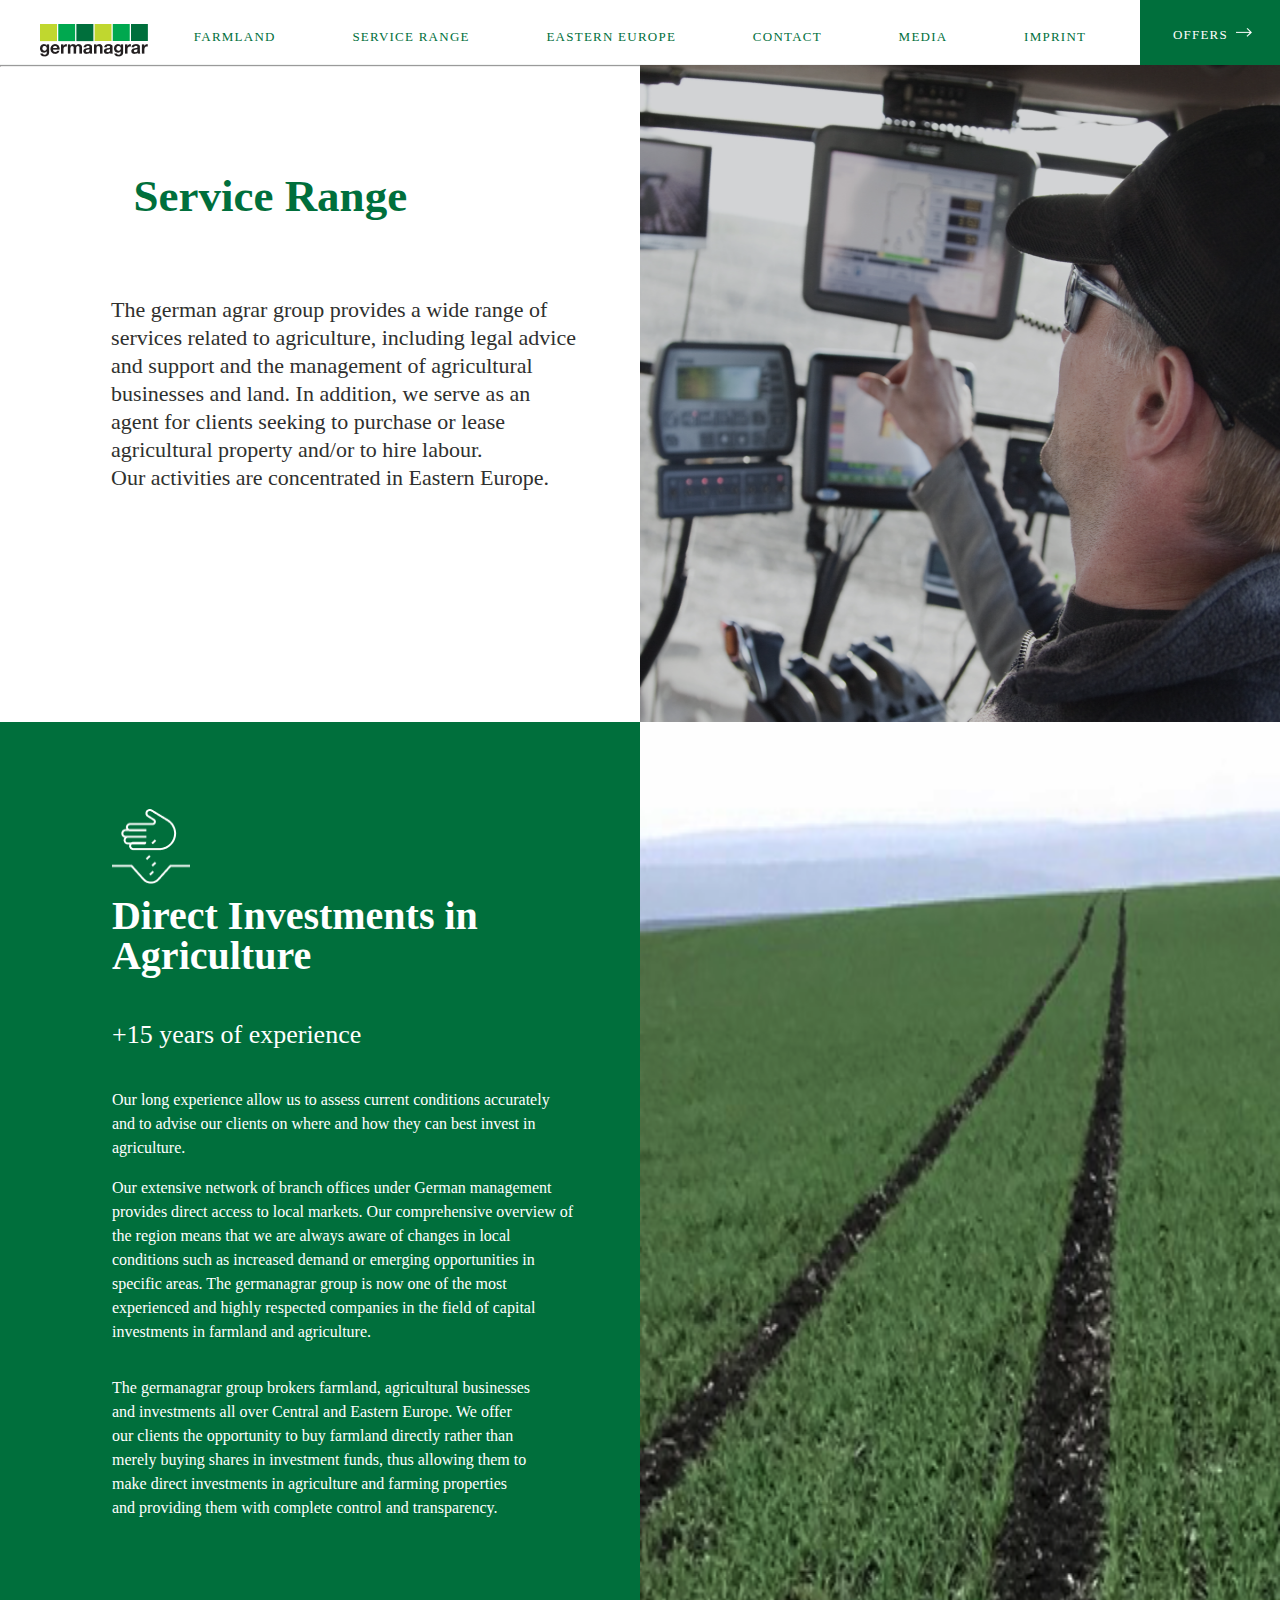
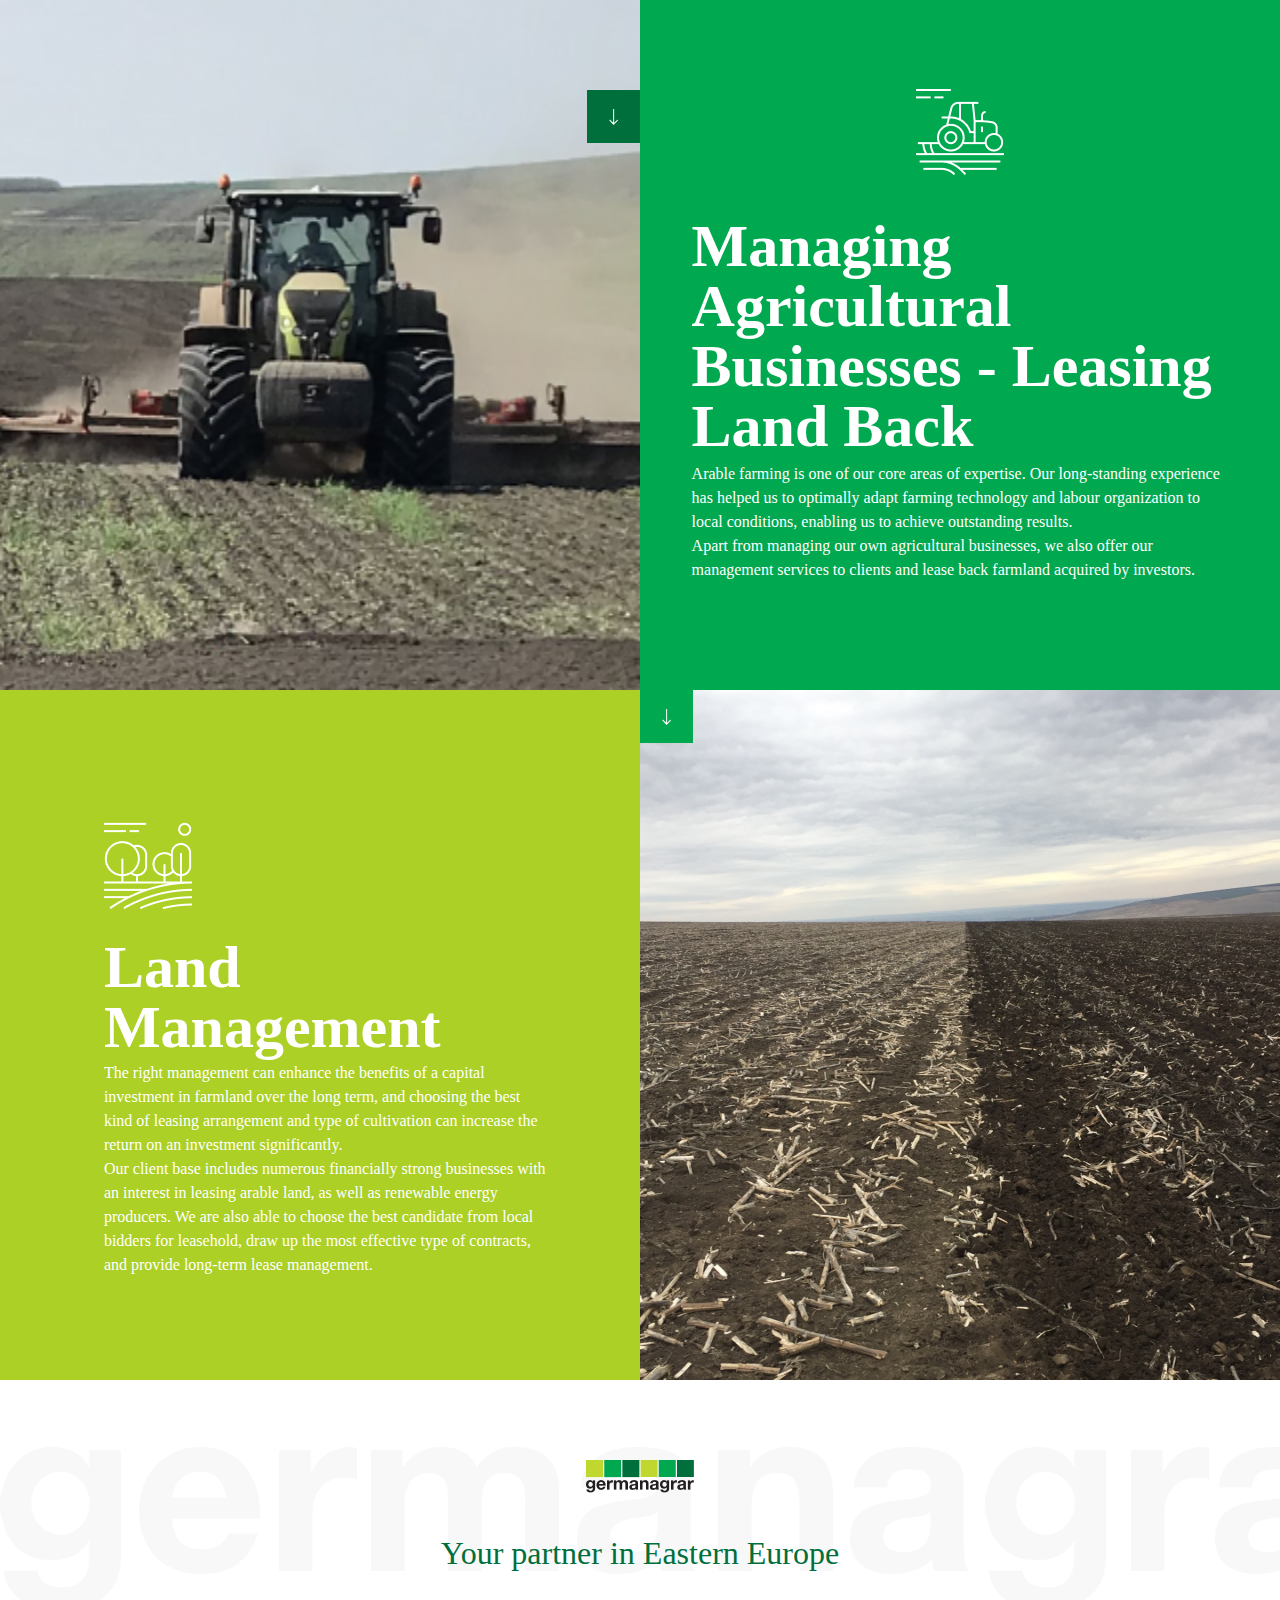
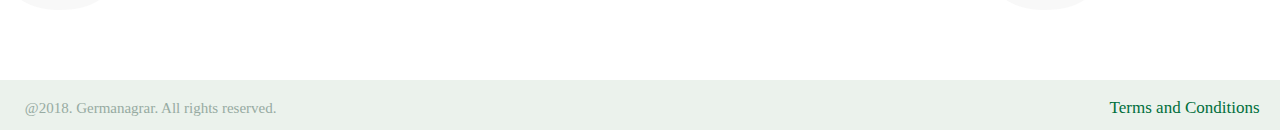
<file: index.html>
<!DOCTYPE html>
<html lang="en">

<head>
    <meta charset="UTF-8">
    <meta name="viewport" content="width=device-width, initial-scale=1.0, maximum-scale = 1">
    <meta http-equiv="X-UA-Compatible" content="ie=edge">
    <title>Document</title>
    <link rel="stylesheet" href="../static/css/services.css">
    <link rel="stylesheet" href="../static/css/navbar.css">
    <link rel="stylesheet" href="../static/css/footer.css">
</head>

<body>

    <!-- Navbar-->

    <header class="header">
        <div class="header__container">
            <div class="header__logo">
                <a href="index.html">
                    <img class="logo__image" src="../images/logo.png" alt="logo">
                </a>
            </div>
            <div class="header__nav">
                <li class="nav__items">
                    <a href="" class="nav__link"><span class = "link__title">FARMLAND</span></a>
                    <a href="" class="nav__link"><span class = "link__title">SERVICE RANGE</span></a>
                    <a href="" class="nav__link"><span class = "link__title">EASTERN EUROPE</span></a>
                    <a href="" class="nav__link"><span class = "link__title">CONTACT</span></a>
                    <a href="" class="nav__link"><span class = "link__title">MEDIA</span></a>
                    <a href="" class="nav__link"><span class = "link__title">IMPRINT</span></a>
                </li>
                <div class="nav__box">
                    <span class="nav__offers">Offers</span>
                    <a href="#">
                        <img class="nav__arrow" src="../images/arrow.png" alt="nav-arrow" />
                    </a>
                </div>
                <div class="nav__checkbox">
                    <div class="nav__deutch">
                        <input class = "deutch__radio" type="radio" name="checkbox" id="checkbox__deutch" value="Deutch" checked>
                    </div>
                    <span class="deutch__description">Deutch</span>
                    <div class="nav__english">
                        <input class = "english__radio" type="radio" name="checkbox" id="checkbox__english" value="English">
                    </div>
                    <span class="english__description">English</span>
                </div>
            </div>
            <div class="nav__country">
                <span>Deutch</span>
            </div>
            <div class="nav__flag">
                <a href="#">
                    <img src="../images/germany_flag.png" alt="germany-flag" />
                </a>
            </div>
            <div class="nav__toggle">
                <a href="#">
                    <img class="toggle__menu" src="../images/menu.png" alt="toggle-menu" />
                </a>
            </div>
        </div>
    </header>
    <hr class="header__line">

    <!-- Services section -->
    <section class="services">
        <div class="services__range">
            <h4 class="range__header">Service Range</h4>
        </div>
        <div class="services__information">
            <div class="services__activities">
                <div class="services__description">
                    <p>The german agrar group provides a wide range of
                        services related to agriculture, including legal advice
                        and support and the management of agricultural
                        businesses and land. In addition, we serve as an agent
                        for clients seeking to purchase or lease agricultural
                        property and/or to hire labour.
                        <br>
                        Our activities are concentrated in Eastern Europe.
                    </p>
                </div>
                <div class="services__explore">
                    <span>Explore our services below</span>
                </div>
                <div class="services__box">
                    <a href="#">
                        <img class="services__arrow" src="../images/arrow.png" alt="services-arrow">
                    </a>
                </div>
            </div>
            <div class="services__darken">
                <img class="services__image" src="../images/agriculture.png" alt="agriculture-image">
            </div>
        </div>
    </section>

    <!--  Investments section -->
    <section>
        <div class="investments">
            <div class="investments__field">
                <a href="#">
                    <img class="investments__image" src="../images/field.png" alt="field-image">
                </a>
            </div>
            <div class="investments__information">
                <div class="investments__logo">
                    <a href="#">
                        <img class="logo__hand" src="../images/hand.png" alt="investments-logo">
                    </a>
                </div>
                <div class="investments__header">
                    <h4 class="investments__agriculture">Direct Investments in Agriculture</h4>
                    <span class="investments__years">+15 years of experience</span>
                </div>
                <div class="investments__description">
                    <p class="investments__experience">
                        Our long experience allow us to assess current conditions accurately and to advise
                        our clients on where and how they can best invest in agriculture.
                    </p>
                    <p class="investments__network">
                        Our extensive network of branch offices under German management provides direct access to local
                        markets. Our comprehensive overview of the region means that we are always aware of changes in
                        local conditions such as increased demand or emerging opportunities in specific areas.
                        The germanagrar group is now one of the most experienced and highly respected companies in
                        the field of capital investments in farmland and agriculture.
                    </p>
                    <p class="investments__offers">
                        The germanagrar group brokers farmland, agricultural businesses and investments all over
                        Central and Eastern Europe. We offer our clients the opportunity to buy farmland directly
                        rather than merely buying shares in investment funds, thus allowing them to make direct
                        investments in agriculture and farming properties and providing them with complete control
                        and transparency.
                    </p>
                </div>
            </div>
            <div class="investments__box">
                <a href="#">
                    <img class="investments__arrow" src="../images/arrow.png" alt="investments-arrow">
                </a>
            </div>
        </div>
    </section>

    <!-- Managing agricultural businesses section -->
    <section>
        <div class="businesses">
            <div class="businesses__field">
                <a href="#">
                    <img class="businesses__image" src="../images/traktor.png" alt="businesses-image">
                </a>
            </div>
            <div class="businesses__information">
                <div class="businesses__logo">
                    <a href="#">
                        <img class="logo__traktor" src="../images/traktor_logo.png" alt="investments-logo">
                    </a>
                </div>
                <div class="businesses__header">
                    <h4 class="businesses__management">Managing Agricultural Businesses - Leasing Land Back</h4>
                </div>
                <div class="businesses__description">
                    <p class="businesses__leasing">
                        Arable farming is one of our core areas of expertise. Our long-standing
                        experience has helped us to optimally adapt farming technology and labour
                        organization to local conditions, enabling us to achieve outstanding results.
                        <br>
                        Apart from managing our own agricultural businesses, we also offer our
                        management services to clients and lease back farmland acquired by investors.
                    </p>
                </div>
            </div>
            <div class="businesses__box">
                <a href="#">
                    <img class="businesses__arrow" src="../images/arrow.png" alt="businesses-arrow">
                </a>
            </div>
        </div>
    </section>

    <!-- Land management section-->
    <section>
        <div class="land">
            <div class="land__information">
                <div class="land__logo">
                    <a href="#">
                        <img class="logo__land" src="../images/land__logo.png" alt="land-logo">
                    </a>
                </div>
                <div class="land__header">
                    <h4 class="land__management">Land Management</h4>
                </div>
                <div class="land__description">
                    <p class="land__investment">
                        The right management can enhance the benefits of a capital investment in
                        farmland over the long term, and choosing the best kind of leasing arrangement
                        and type of cultivation can increase the return on an investment significantly.
                        <br>
                        Our client base includes numerous financially strong businesses with an
                        interest in leasing arable land, as well as renewable energy producers. We are
                        also able to choose the best candidate from local bidders for leasehold, draw up
                        the most effective type of contracts, and provide long-term lease management.
                    </p>
                </div>
            </div>
            <div class="land__field">
                <a href="#">
                    <img class="land__image" src="../images/land.png" alt="land-image">
                </a>
            </div>
        </div>
    </section>

    <!-- Partner section-->
    <section>
        <div class="partner">
            <div class="partner__logo">
                <a href="index.html">
                    <img class="partner__image" src="../images/logo.png" alt="partner-logo">
                </a>
            </div>
            <div class="partner__description">
                <p class="partner__info">
                    Your partner in Eastern Europe
                </p>
            </div>
            <div class="partner__field">
                <a href="#">
                    <img src="../images/germanagrar.png" alt = germanagrar-background>
                </a>
            </div>
        </div>
    </section>



    <!-- Footer -->
    <footer class="footer">
        <div class="footer__content">
            <span class="footer__terms">Terms and Conditions</span>
            <span class="footer__copyright">@2018. Germanagrar. All rights reserved.</span>
        </div>
    </footer>
    <script src="../static/js/services.js"></script>
</body>

</html>
</file>
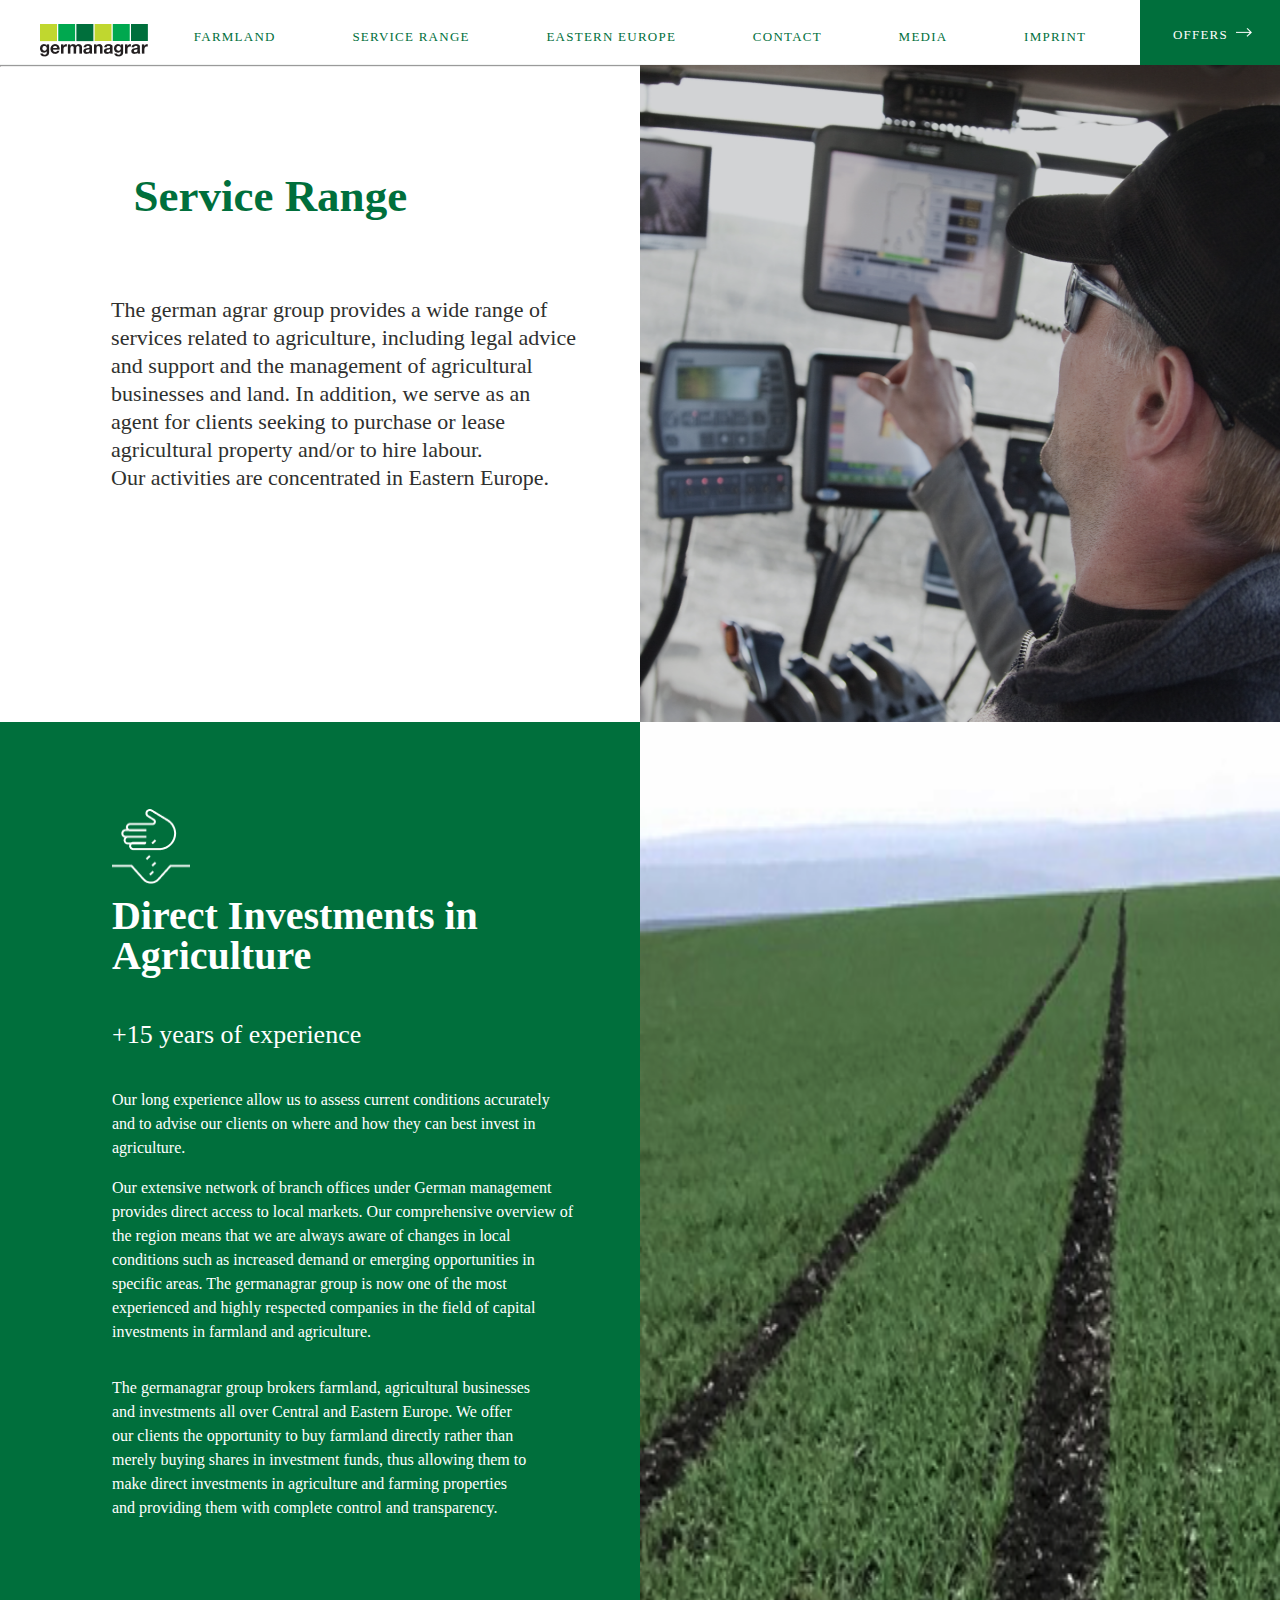
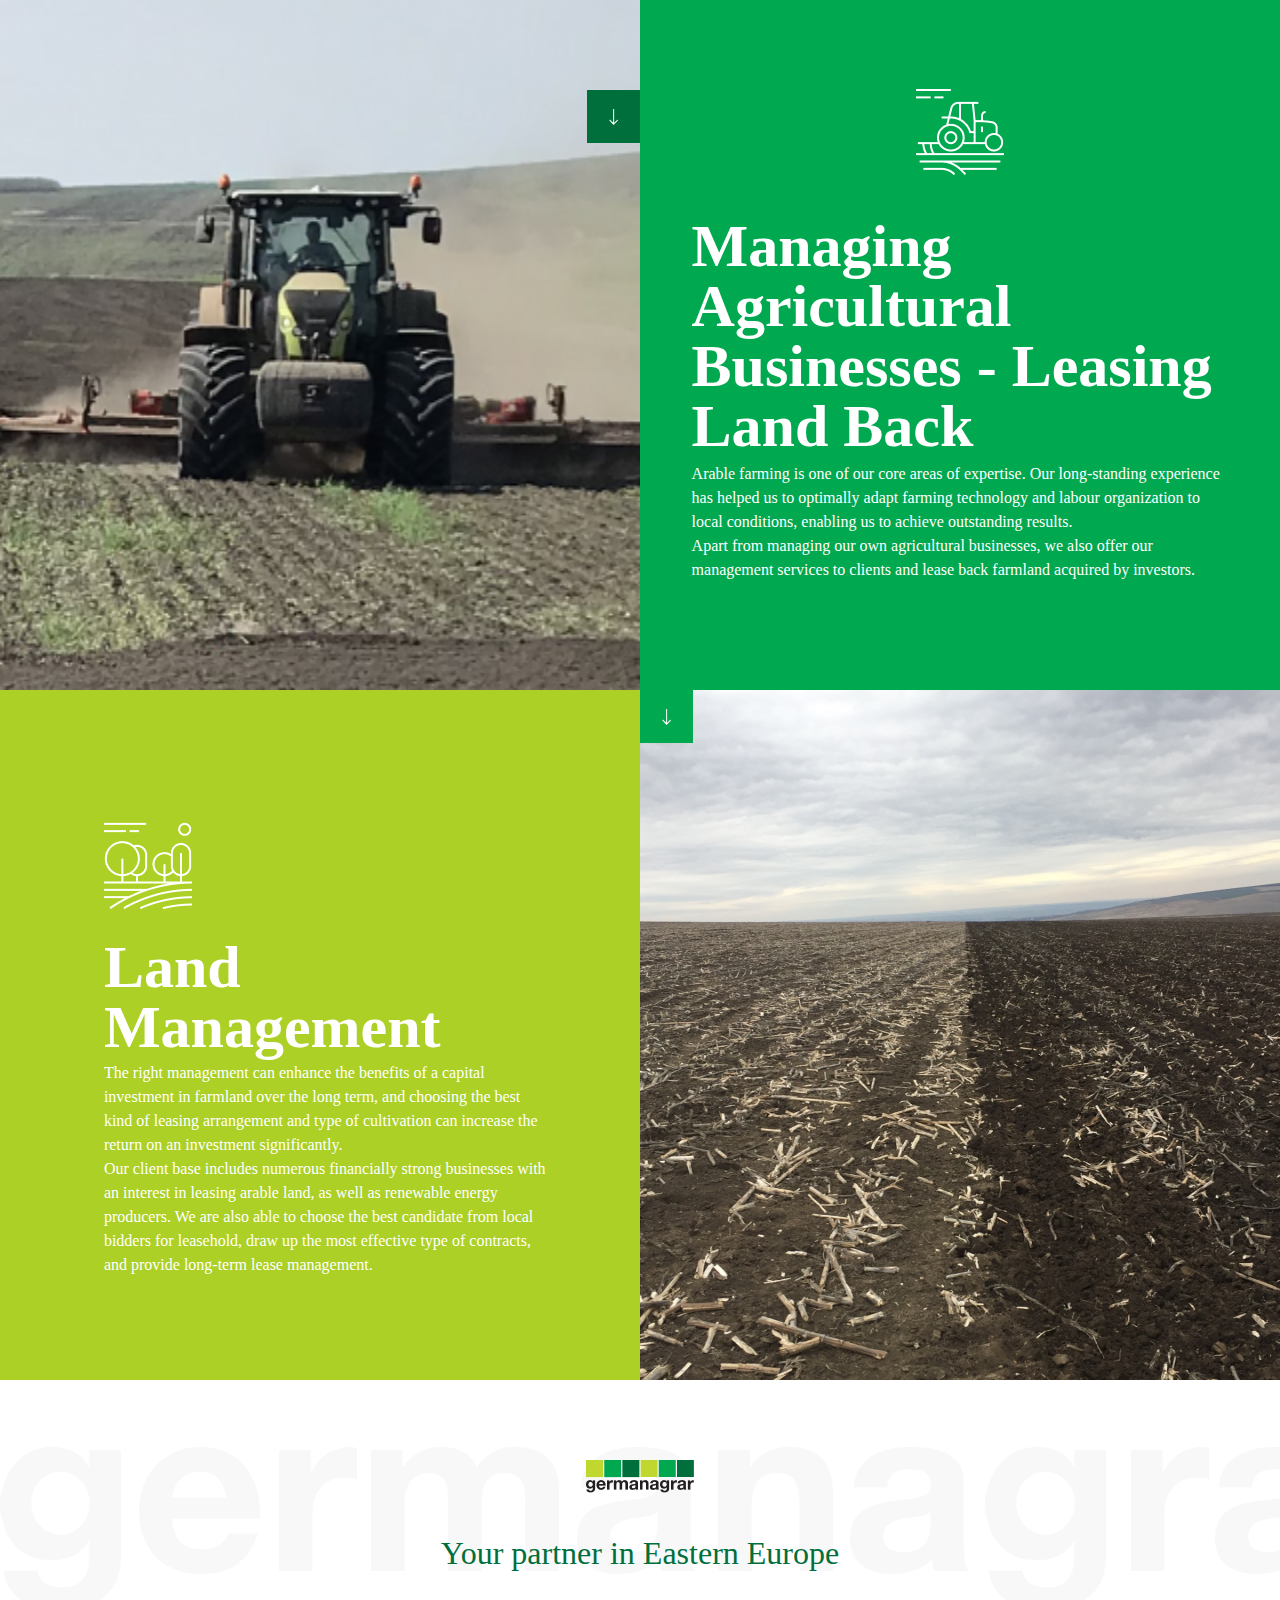
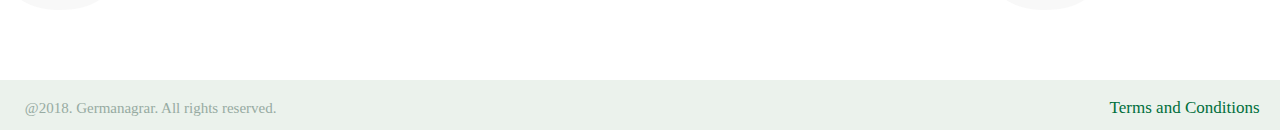
<file: servicerange.html>
<!DOCTYPE html>
<html lang="en">

<head>
    <meta charset="UTF-8">
    <meta name="viewport" content="width=device-width, initial-scale=1.0, maximum-scale = 1">
    <meta http-equiv="X-UA-Compatible" content="ie=edge">
    <title>Document</title>
    <link rel="stylesheet" href="../static/css/services.css">
    <link rel="stylesheet" href="../static/css/navbar.css">
    <link rel="stylesheet" href="../static/css/footer.css">
</head>

<body>

    <!-- Navbar-->

    <header class="header">
        <div class="header__container">
            <div class="header__logo">
                <a href="index.html">
                    <img class="logo__image" src="../images/logo.png" alt="logo">
                </a>
            </div>
            <div class="header__nav">
                <li class="nav__items">
                    <a href="" class="nav__link">FARMLAND</a>
                    <a href="" class="nav__link">SERVICE RANGE</a>
                    <a href="" class="nav__link">EASTERN EUROPE</a>
                    <a href="" class="nav__link">CONTACT</a>
                    <a href="" class="nav__link">MEDIA</a>
                    <a href="" class="nav__link">IMPRINT</a>
                </li>
                <div class="nav__box">
                    <span class="nav__offers">Offers</span>
                    <a href="#">
                        <img class="nav__arrow" src="../images/arrow.png" alt="nav-arrow" />
                    </a>
                </div>
                <div class="nav__checkbox">
                    <div class="nav__deutch">
                        <input class = "deutch__radio" type="radio" name="checkbox" id="checkbox__deutch" value="Deutch" checked>
                    </div>
                    <span class="deutch__description">Deutch</span>
                    <div class="nav__english">
                        <input class = "english__radio" type="radio" name="checkbox" id="checkbox__english" value="English">
                    </div>
                    <span class="english__description">English</span>
                </div>
            </div>
            <div class="nav__country">
                <span>Deutch</span>
            </div>
            <div class="nav__flag">
                <a href="#">
                    <img src="../images/germany_flag.png" alt="germany-flag" />
                </a>
            </div>
            <div class="nav__toggle">
                <a href="#">
                    <img class="toggle__menu" src="../images/menu.png" alt="toggle-menu" />
                </a>
            </div>
        </div>
    </header>
    <hr class="header__line">

    <!-- Services section -->
    <section class="services">
        <div class="services__range">
            <h4 class="range__header">Service Range</h4>
        </div>
        <div class="services__information">
            <div class="services__activities">
                <div class="services__description">
                    <p>The german agrar group provides a wide range of
                        services related to agriculture, including legal advice
                        and support and the management of agricultural
                        businesses and land. In addition, we serve as an agent
                        for clients seeking to purchase or lease agricultural
                        property and/or to hire labour.
                        <br>
                        Our activities are concentrated in Eastern Europe.
                    </p>
                </div>
                <div class="services__explore">
                    <span>Explore our services below</span>
                </div>
                <div class="services__box">
                    <a href="#">
                        <img class="services__arrow" src="../images/arrow.png" alt="services-arrow">
                    </a>
                </div>
            </div>
            <div class="services__darken">
                <img class="services__image" src="../images/agriculture.png" alt="agriculture-image">
            </div>
        </div>
    </section>

    <!--  Investments section -->
    <section>
        <div class="investments">
            <div class="investments__field">
                <a href="#">
                    <img class="investments__image" src="../images/field.png" alt="field-image">
                </a>
            </div>
            <div class="investments__information">
                <div class="investments__logo">
                    <a href="#">
                        <img class="logo__hand" src="../images/hand.png" alt="investments-logo">
                    </a>
                </div>
                <div class="investments__header">
                    <h4 class="investments__agriculture">Direct Investments in Agriculture</h4>
                    <span class="investments__years">+15 years of experience</span>
                </div>
                <div class="investments__description">
                    <p class="investments__experience">
                        Our long experience allow us to assess current conditions accurately and to advise
                        our clients on where and how they can best invest in agriculture.
                    </p>
                    <p class="investments__network">
                        Our extensive network of branch offices under German management provides direct access to local
                        markets. Our comprehensive overview of the region means that we are always aware of changes in
                        local conditions such as increased demand or emerging opportunities in specific areas.
                        The germanagrar group is now one of the most experienced and highly respected companies in
                        the field of capital investments in farmland and agriculture.
                    </p>
                    <p class="investments__offers">
                        The germanagrar group brokers farmland, agricultural businesses and investments all over
                        Central and Eastern Europe. We offer our clients the opportunity to buy farmland directly
                        rather than merely buying shares in investment funds, thus allowing them to make direct
                        investments in agriculture and farming properties and providing them with complete control
                        and transparency.
                    </p>
                </div>
            </div>
            <div class="investments__box">
                <a href="#">
                    <img class="investments__arrow" src="../images/arrow.png" alt="investments-arrow">
                </a>
            </div>
        </div>
    </section>

    <!-- Managing agricultural businesses section -->
    <section>
        <div class="businesses">
            <div class="businesses__field">
                <a href="#">
                    <img class="businesses__image" src="../images/traktor.png" alt="businesses-image">
                </a>
            </div>
            <div class="businesses__information">
                <div class="businesses__logo">
                    <a href="#">
                        <img class="logo__traktor" src="../images/traktor_logo.png" alt="investments-logo">
                    </a>
                </div>
                <div class="businesses__header">
                    <h4 class="businesses__management">Managing Agricultural Businesses - Leasing Land Back</h4>
                </div>
                <div class="businesses__description">
                    <p class="businesses__leasing">
                        Arable farming is one of our core areas of expertise. Our long-standing
                        experience has helped us to optimally adapt farming technology and labour
                        organization to local conditions, enabling us to achieve outstanding results.
                        <br>
                        Apart from managing our own agricultural businesses, we also offer our
                        management services to clients and lease back farmland acquired by investors.
                    </p>
                </div>
            </div>
            <div class="businesses__box">
                <a href="#">
                    <img class="businesses__arrow" src="../images/arrow.png" alt="businesses-arrow">
                </a>
            </div>
        </div>
    </section>

    <!-- Land management section-->
    <section>
        <div class="land">
            <div class="land__information">
                <div class="land__logo">
                    <a href="#">
                        <img class="logo__land" src="../images/land__logo.png" alt="land-logo">
                    </a>
                </div>
                <div class="land__header">
                    <h4 class="land__management">Land Management</h4>
                </div>
                <div class="land__description">
                    <p class="land__investment">
                        The right management can enhance the benefits of a capital investment in
                        farmland over the long term, and choosing the best kind of leasing arrangement
                        and type of cultivation can increase the return on an investment significantly.
                        <br>
                        Our client base includes numerous financially strong businesses with an
                        interest in leasing arable land, as well as renewable energy producers. We are
                        also able to choose the best candidate from local bidders for leasehold, draw up
                        the most effective type of contracts, and provide long-term lease management.
                    </p>
                </div>
            </div>
            <div class="land__field">
                <a href="#">
                    <img class="land__image" src="../images/land.png" alt="land-image">
                </a>
            </div>
        </div>
    </section>

    <!-- Partner section-->
    <section>
        <div class="partner">
            <div class="partner__logo">
                <a href="index.html">
                    <img class="partner__image" src="../images/logo.png" alt="partner-logo">
                </a>
            </div>
            <div class="partner__description">
                <p class="partner__info">
                    Your partner in Eastern Europe
                </p>
            </div>
            <div class="partner__field">
                <a href="#">
                    <img src="../images/germanagrar.png" alt = germanagrar-background>
                </a>
            </div>
        </div>
    </section>



    <!-- Footer -->
    <footer class="footer">
        <div class="footer__content">
            <span class="footer__terms">Terms and Conditions</span>
            <span class="footer__copyright">@2018. Germanagrar. All rights reserved.</span>
        </div>
    </footer>
    <script src="../static/js/script.js"></script>
</body>

</html>
</file>
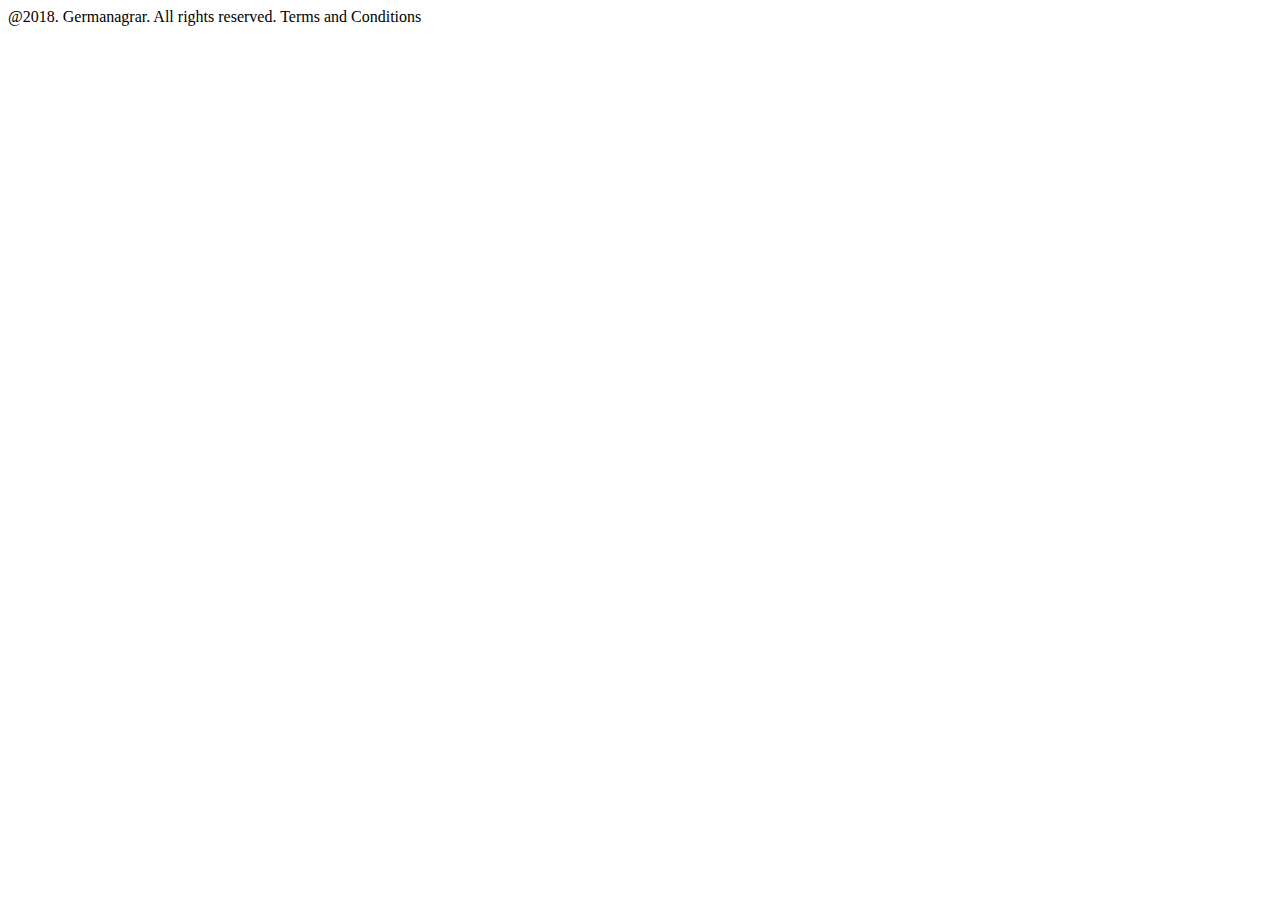
<file: helpers/__footer.html>
<!DOCTYPE html>
<html lang="en">
<head>
    <meta charset="UTF-8">
    <meta name="viewport" content="width=device-width, initial-scale=1.0">
    <meta http-equiv="X-UA-Compatible" content="ie=edge">
    <title>Document</title>
</head>
<body>
    <footer class="footer">
        <div class="footer__content">
            <span class="content__copyright">@2018. Germanagrar. All rights reserved.</span>
            <span class="content__terms">Terms and Conditions</span>
        </div>
    </footer>
</body>
</html>
</file>
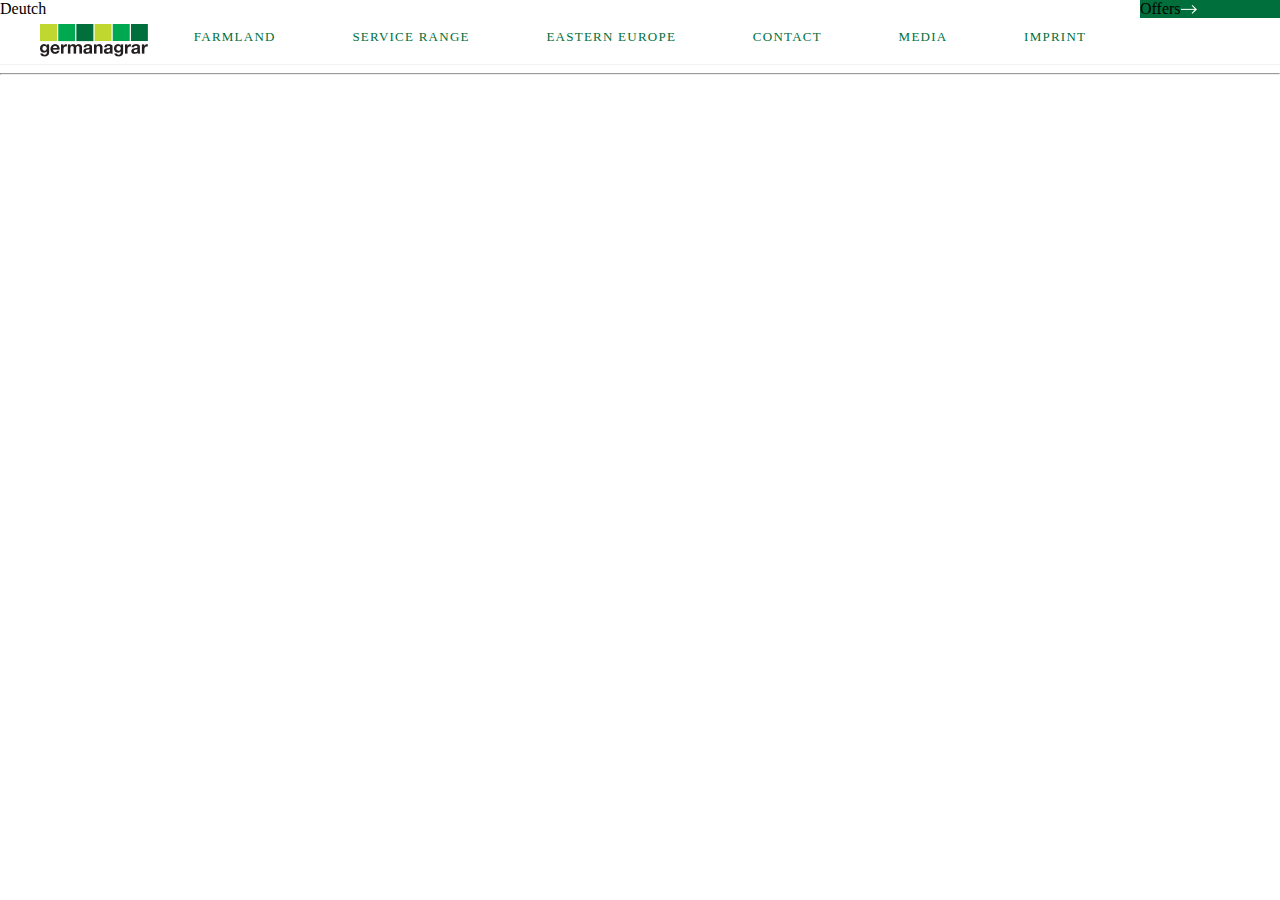
<file: helpers/__navbar.html>
<!DOCTYPE html>
<html lang="en">

<head>
    <meta charset="UTF-8">
    <meta name="viewport" content="width=device-width, initial-scale=1.0">
    <meta http-equiv="X-UA-Compatible" content="ie=edge">
    <title>Document</title>
    <link rel="stylesheet" href="../static/css/navbar.css">
</head>

<body>
    <!-- Navbar-->

    <header class="header">
        <div class="container">
            <div class="header__logo logo">
                <a href="index.html" class="logo__anchor">
                    <img class="logo__image" src="../images/logo.png" alt="logo">
                </a>
            </div>
            <div class="header__nav">
                <li class="nav__items">
                    <a href="" class="nav__link">FARMLAND</a>
                    <a href="" class="nav__link">SERVICE RANGE</a>
                    <a href="" class="nav__link">EASTERN EUROPE</a>
                    <a href="" class="nav__link">CONTACT</a>
                    <a href="" class="nav__link">MEDIA</a>
                    <a href="" class="nav__link">IMPRINT</a>
                </li>
            </div>
            <div class="nav__span">
                <span>Deutch</span>
            </div>
            <div class="nav__flag">
                <a href="" class="flag__anchor">
                    <img src="../images/germany_flag.png" alt="germany-flag" />
                </a>
            </div>
            <div class="nav__toggle">
                <a href="" class="toggle__anchor">
                    <img class="toggle__menu" src="../images/menu.png" alt="toggle-menu" />
                </a>
            </div>
            <div class="nav__box">
                <span class="box__span">Offers</span>
                <a href="">
                    <img class="box__arrow" src="../images/arrow.png" alt="Offers" />
                </a>
            </div>
        </div>
        </div>
    </header>
    <hr class = "navbar-line">

    <script src = "../static/js/script.js"></script>
</body>
</file>
<file: static/css/services.css>
/* @font-face kit by Fonts2u (https://fonts2u.com) */ 
/* @font-face {font-family:"Calibre";
  src:url("../fonts/Calibre.woff") format("woff"),
      url("../fonts/Calibre.ttf") format("truetype");
      font-weight:normal;
      font-style:normal;} */

/* ------ Special margins and styling -------- */
html, body {
  width: 100%;
  height: 100%;
  margin: 0;
  overflow-x: hidden;
}


/* ------- Services---------- */
  .services__information {
      width: 100vw;
      position: absolute;
      top: 119px;
  }

  .services__activities {
    width: 93.13vw;
    height: 335px;
    left: 3.12vw;
    position: absolute;
    top: 372.5px;
    overflow-wrap: break-word;
    font-family: Georgia;
    line-height: 27px;
    font-size: 20px;
  }

  .services__image {
    width: 50vw;
    float: right;
    height: 334px;
    left: 50%;
    right: 0%;
    top: 2.41%;
  }

  .services__darken {
    width: 50vw;
    background: #1F2331;
    float: right;
    left: 50%;
    right: 0%;
  }

  .range__header {
    position: absolute;
    height: 29px;
    margin-block-start: 0;
    left: 3.12%;
    top: 33px;
    bottom: 23px;
    line-height: 29px;
    display: flex;
    flex-direction: row;
    font-weight: bold;
  }

  .services__range {
    background: white;
    height: 81px;
    left: -0.31%;
    right: 7.5%;
    top: 65px;
    z-index: 2;
    position: absolute;
    font-family: "Calibre";
    font-size: 45px;
    
    color: #006F3C;
  }

  .services__description {
    position: absolute;
    width: 93.13vw;
    height: 335px;
    left: 3.12%;
    right: 3.75%;

    color: #2F302E;
  }

  .services__explore {
    height: 20px;
    width: 100%;
    top: 401px;
    font-family: "Calibre";
    line-height: 20px;
    font-size: 20px;
    text-align: center;
    font-weight: bold;

    color: #006F3C;
    top: 365px;
    position: absolute;
  }

  .services__box {
    background: #006F3C;
    display: flex;
    align-items: center;
    justify-content: center;
    width: 43px;
    height: 43px;
    left: 43.44vw;
    position: absolute;
    z-index: 10;
    transform: rotate(90deg);
    top: 401px;
  }

  .services__arrow {
    position: absolute;
    top: 17px;
    right: 13px;
  }

  /* ---------------- Investments ---------------- */

  .investments__field {
    width: 100%;
    height: 324px;
    top: 910px;
    position: absolute;
  }

  .investments__image {
    width: 100%;
    position: absolute;
  }

  .investments__logo {
    text-align: center;
    position: absolute;
    top: 47px;
    width: 100%;
  }

  .logo__hand {
    width: 78px;
    height: 74.56px;
  }

  .investments__header {
    position: absolute;
    left: 5.62vw;
    right: 2.19%;
    top: 100px;
    height: 166px;
    font-family: "Calibre";

    color: #FFFFFF;
  }

  .investments__agriculture {
    position: absolute;
    line-height: 40px;
    font-size: 40px;
    height: 120px;
    font-weight: bold;
  }

  .investments__years {
    position: absolute;
    top: 200px;
    line-height: 26px;
    font-size: 26px;
  }

  .investments__information {
    position: absolute;
    width: 94.38vw;
    left: 5.62vw;
    background: #006F3C;
    height: 1150px;
    top: 1224px;
  }

  .investments__description {
    top: 350px;
    position: absolute;
    left: 13.75vw;
    right: 5vw;
    font-family: Calibre;
    line-height: 24px;
    font-size: 16px;

    color: #FFFFFF;
  }

  /*-------------------------------Businesses------------------------*/

  .businesses__logo {
    top: 89px;
    position: absolute;
    width: 100%;
    display: flex;
    align-items: center;
    justify-content: center;
  }


  .businesses__field {
    width: 100%;
    height: 324px;
    position: absolute;
    top: 2390px;
  }  

  .businesses__image {
    width: 100%;
    position: absolute;
  }

  .businesses__information {
    position: absolute;
    width: 94.38vw;
    right: 5.62vw;
    background: #00A84F;
    height: 693px;
    top: 2714px;
  }

  .businesses__description {
    position: absolute;
    height: 283px;
    top: 406px;
    left: 8.12vw;
    right: 11.81vw;
  }

  .businesses__header {
    height: 200px;
    left: 8.12vw;
    top: 136px;
    position: absolute;
    right: 7.81vw;
    font-family: Calibre;
    line-height: 40px;
    font-size: 40px;

    color: #FFFFFF;
  } 

  .businesses__leasing {
    font-family: Calibre;
    line-height: 24px;
    font-size: 16px;

    color: #FFFFFF;
  }

  /*-------------------------------- Land --------------------------------*/

  .land__logo {
    top: 132px;
    position: absolute;
    left: 8.12vw;
  }


  .land__field {
    width: 50vw;
    left: 50%;
    height: 690px;
    position: absolute;
    top: 2290px;
  }  

  .land__image {
    height: 690px;
    width: 50vw;
  }

  .land__information {
    position: absolute;
    width: 50vw;
    background: #ACD025;
    height: 690px;
    top: 2290px;
  }

  .land__description {
    position: absolute;
    height: 283px;
    top: 355px;
    left: 8.12vw;
    right: 6.88vw;
  }

  .land__header {
    height: 200px;
    left: 8.12vw;
    top: 167px;
    position: absolute;
    right: 7.81vw;
    font-family: Calibre;
    line-height: 60px;
    font-size: 60px;

    color: #FFFFFF;
  } 

  .land__investment {
    font-family: Calibre;
    line-height: 24px;
    font-size: 16px;

    color: #FFFFFF;
  }

  /* ----------------------------- Partner -------------------------------*/

  .partner {
    width: 100%;
    display: flex;
    align-items: center;
    justify-content: center;
    height: 300px;
    top: 2980px;
    position: absolute;
  }

  .partner__logo {
    width: 193px;
    height: 60px;
    text-align: center;
    top: 80px;
    position: absolute;
  }

  .partner__description {
    width: 100%;
    height: 32px;
    text-align: center;
    padding-top: 45px;
    position: absolute;
    font-family: Calibre;
    line-height: 32px;
    font-size: 32px;

    color: #006F3C;
  }
  
  .partner__info {
    padding: 0;
    margin: 0;
  }

  .partner__field {
    overflow-x: hidden;
  }

/* ---------------------------------Media queries -------------------------*/

@media screen and (max-width: 768px) {
  .investments__box, .range__header, .services__darken, .services__image {
    width: 100%;
  }

  .investments__information {
    top: 1264px;
  }

  .businesses__image {
    top: 50px;
  }

  .businesses__information {
    top: 2764px;
  }

  .services__range {
    visibility: visible;
  }

  .partner, .land__field, .land__image {
    width: 100vw;
    left: 0;
  }

  .partner__image {
    width: 193px;
    height: 60px;
  }

  .partner__logo {
    top: 136px;
  }

  .land__field, .land__image {
    height: 324px;
    top: 3476px;
  }

  .land__information {
    top: 3780px;
    width: 94.38vw;
    left: 5.62vw;
  }

  .land__logo {
    top: 39px;
    left: 39.38vw;
    right: 33.12vw;
  }

  .land__header {
    top: 176px;
  }

  .land__management {
    margin: 0;
    font-size: 40px;
    line-height: 40px;
  }

  .land__description {
    top: 288px;
  }

  .partner {
    top: 4470px;
    height: 370px;
  }

  .partner__description {
    line-height: 31px;
    font-size: 30px;
    text-align: center;
    height: 62px;
    top: 171px;
    width: 197px;
    bottom: 57px;
    color: #006F3C;
  }

}

@media (min-width: 768px) and (max-width: 2560px) {
  .services__range, .services__information {
    top: 65px;
  }

  .services__range {
    background: none;
    left: 8.68vw;
    width: 56vw;
    right: 35.32vw;
    position: absolute;
  }

  .range__header {
    top: 117px;
  }

  .services__darken, .services__image {
    height: 663px;
  }

  .services__activities {
    top: 0;
    left: 0;
  }

  .services__explore {
    display: none;
  }

  .services__box {
    left: 8.82vw;
    top: 467px;
    width: 53px;
    height: 53px;
  }

  .services__arrow {
    position: absolute;
    top: 22px;
    right: 18px;
  }

  .services__description {
    width: 36.5vw;
    height: 212px;
    top: 209px;
    left: 8.68vw;
    font-family: Georgia;
    line-height: 28px;
    font-size: 22px;
  }

  .investments__logo, .investments__description {
    position: absolute;
    text-align: left;
    left: 8.75vw;
  }

  .investments__logo {
    top: 87px;
  }

  .investments__offers {
    right: 3.41vw;
    position: absolute;
  }

  .investments__agriculture, .investments__years {
    left: 3.13vw;
    position: absolute;
    left: 3.13vw;
  }

  .investments__agriculture {
    top: 21px;
    position: absolute;
  }

  .investments__field {
    top: 722px;
    width: 50vw;
    left: 50vw;
  }

  .investments__header {
    height: 120px;
    right: 6.68vw;
  }

  .investments__information {
    float:left;
    width: 50vw;
    position: absolute;
    left: 0;
    top: 722px;
  }

  .investments__image {
    position: absolute;
    width: 50vw;
    float: right;
  }

  .investments__information, .investments__field, .investments__image{
    height: 880px;
  }

  .investments__box {
    top: 1690px;
    width: 53px;
    height: 53px;
    background: #006F3C;
    right: 50vw;
    position: absolute;
    transform: rotate(90deg);
    z-index: 5;
  }

  .investments__arrow {
    position: absolute;
    top: 22px;
    right: 18px;
  }

  .businesses__field {
    top: 1600px;
    width: 50vw;
    right: 50vw;
    height: 690px;
  }

  .businesses__image {
    height: 690px;
    z-index: 4;
  }

  .businesses__management {
    font-size: 60px;
    line-height: 60px;
    height: 180px;
  }

  .businesses__header, .businesses__description {
    left: 4.03vw;
    right: 4.03vw;
  }

  .businesses__information {
    top: 1600px;
    width: 50vw;
    left: 50vw;
    height: 690px;
  }

  .businesses__leasing {
    top: 40px;
    position: absolute;
  }

  .businesses__box {
    top: 2290px;
    width: 53px;
    height: 53px;
    background: #00A84F;
    left: 50vw;
    position: absolute;
    transform: rotate(90deg);
    z-index: 1;
  }

  .businesses__arrow {
    position: absolute;
    top: 22px;
    right: 18px;
  }
}

@media (min-width: 768px) and (max-width: 1340px) {
  .services__box {
    display: none;
  }
}

@media (min-width: 768px) and (max-width: 840px) {
  .investments__information, .investments__field, .investments__image {
    height: 1100px;
  }

  .investments__box {
    top: 1790px;
  }

  .services__activities {
    top: -10px;
  }
}

@media (min-width: 840px) and (max-width: 1340px) {
  .investments__information, .investments__field, .investments__image {
    height: 1000px;
  }
}

@media (min-width: 1340px) and (max-width: 2560px) {
  .investments__box {
    top: 1600px;
    position: absolute;
  }
}

@media (min-width: 1440px) and (max-width: 2560px) {
  .investments__agriculture {
    font-size: 60px;
    line-height: 60px;
  }

  .investments__years {
    top: 240px;
    position: absolute;
  }

  .investments__description {
    top: 394px;
  }
}
</file>
<file: static/css/navbar.css>
/* @font-face kit by Fonts2u (https://fonts2u.com) */ 
/* @font-face {font-family:"Calibre";
    src:url("../fonts/Calibre.woff") format("woff"),
        url("../fonts/Calibre.ttf") format("truetype");
        font-weight:normal;
        font-style:normal;} */


/* -------- JavaScript classes ----------- */
.translateTop {
    -webkit-transition: ease 0.25s;
    transition: ease 0.25s;
    -webkit-transform: translateY(-100%);
    -ms-transform: translateY(-100%);
    transform: translateY(-100%);
}

.translateBottom {
    -webkit-transition: ease 0.25s;
    transition: ease 0.25s;
    -webkit-transform: translateY(0);
    -ms-transform: translateY(0);
    transform: translateY(0);
}

.nav__box--active {
    display: block;
    width: 80.62%;
    height: 60px;
    position: absolute;
    margin-top: 130px;
    background: #006F3C;
    left: 9.69%;
    right: 9.69%;
} 

.nav__items--active {
    display: block;
    height: 316px;
    width: 77.19vw;
    left: 10.62%;
    right: 12.19%;
    line-height: 50px;
    top: 45px;
    position: absolute;  
}

.header__nav--active {
    top: 0 !important;
}

/* ------ Special margins and styling -------- */
html, body {
    width: 100%;
    height: 100%;
    margin: 0;
    overflow-x: hidden;
}

.header__line {
    margin-block-start: 0;
}

/* ---------------Navbar ---------------*/

.header__container, .header {
    position: relative;
    display: flex;
    flex-direction: row;
    width: 100%;
    height: 65px;
}

.header__logo {
    display: flex;
    align-items: flex-start;
    position: absolute;
    left: 3.12%;
    right: 87.66%;
    top: 2.64vh;
    width: 108px;
}

.header__nav {
    position: absolute;
    width: 100%;
    height: 65px;
    display: flex;
    align-items: center;
    justify-content: center;
    background: rgba(0, 0, 0, 0.0001);
    box-shadow: inset 0px -1px 0px #F2F4F3;
}

.nav__link {
    height: 11px;
    font-family: "Calibre";
    text-decoration: none;
    line-height: 11px;
    font-size: 13px;
    letter-spacing: 1.24429px;
    text-transform: uppercase;

    color: #006F3C;
    background-color: #FFF;
}

.nav__country {
    font-family: "Calibre";
    letter-spacing: 1.24429px;
    line-height: 11px;
    font-size: 13px;

    color: #000000;
}

.nav__link, .nav__country {
    text-decoration: none;
}

.nav__offers {
    display: flex;
    align-items: center;
    width: 50px;
    height: 11px;
    line-height: 65px;
    padding: 29px 57px 25px 33px;
  
    font-family: "Calibre";
    font-size: 13px;
    letter-spacing: 1.20714px;
    text-transform: uppercase;
  
    color: #FFFFFF;
}

.nav__arrow {
    position: absolute;
    line-height: 65px;
    top: 28px;
    right: 28.27px;
}

.nav__english, .nav__deutch, .deutch__description, .english__description, .nav__checkbox {
    position: absolute;
}

.nav__checkbox {
    height: 40px;
    width: 100%;
    top: 450px;
}

.deutch__description, .english__description {
    font-family: "Calibre";
    line-height: 13px;
    font-size: 23px;
    letter-spacing: 0.0707692px;
    padding-top: 10px;

    color: #BCBFBB;
}

.deutch__description {
    left: 24vw;
}

.english__description {
    right: 13.12vw;
}

.nav__english {
    right: 37.5vw;
}

.nav__deutch {
    left: 10.62vw;
}

input[type = "radio"] {
    width: 25px;
    height: 25px;
}

input[name = "checkbox"] {
    background: green;
}


/* ------- Media Queries (except IPAD) -------------- */


@media screen and (max-width: 768px) {
    .nav__checkbox, .header__logo, .header__line, .nav__country, .nav__flag {
      display: none;
    }

    .header__nav {
        height: 490px;
        background: #FFF;
        top: -700%;
    }

    .link__title {
        padding-top: 20px;
        padding-bottom: 20px;
        margin-top: -20px;
        margin-left: -4.37%;
        padding-left: 7.5%;
        padding-left: 4.37%;
        display: inline-block;
        width: 247px;
        right: 12.19%;
    }

    .link__title:hover {
        background: #F2F4F3;
    }

    .nav__link {
        left: 10.62%;
        right: 12.19%;
        font-family: "Calibre";
        font-size: 23px;
        display: inline-block;
        width: 247px;
        padding-right: 7.5%;
        padding-bottom: 30px;
        letter-spacing: 2.2px;
        text-transform: uppercase;
    }

    .nav__link:before {
        content: '\A';
        white-space: pre-line;
    }

    .nav__toggle {
        display: flex;
        align-items: flex-end;
    }

    .toggle__menu {
        position: absolute;
        left: 93.75%;
        right: -3.75%;
        top: 2.64vh;
        z-index: 10;
        transform: rotate(90deg);
    }
  }

@media (min-width: 768px) and (max-width: 1020px) {
    .header__logo {
        visibility: hidden;
    }

    .nav__items {
       width: 85%;
       left: 0;
       display: inline-block;
       position: absolute;
       margin: 0 auto;
    }
}

@media (min-width: 1020px) and (max-width: 2560px) {
    .nav__items {
        height: 11px;
        width: 100%;
        display: inline-block;
        position: absolute;
        margin: 0 auto;
    }
}


@media (min-width: 768px) and (max-width: 1440px) {
    .nav__toggle, .nav__country, .nav__flag {
        display: none;
    }
}

@media (min-width: 1440px) and (max-width: 2560px) {
    .nav__toggle {
        display: none;
    }
    
    .nav__country {
        left: 85%;
        top: 31px;
        position: absolute;
        font-family: "Calibre";
        line-height: 13px;
        font-size: 13px;
        letter-spacing: 0.04px;
        color: #BCBFBB;
    }

    .nav__flag {
        position: absolute;
        top: 31px;
        left: 88%;
    }
}

@media (min-width: 768px) and (max-width: 2560px) {
    .nav__checkbox {
        display: none;
    }

    .nav__link {
        padding-right: 2.84%;
        padding-left: 2.84%;
        padding-bottom: 20px;
        padding-top: 30px;
    }

    .nav__link:hover {
        background: #F2F4F3;
    }

    .header__nav {
        text-align: center;
    }

    .nav__box {
        display: flex;
        align-items: flex-end;
        width: 140px;
        position: absolute;
        right: 0;
        top: 0;
        background: #006F3C;        
    }
}
</file>
<file: static/css/footer.css>
/* @font-face kit by Fonts2u (https://fonts2u.com) */ 
/* @font-face {font-family:"Calibre";
    src:url("../fonts/Calibre.woff") format("woff"),
        url("../fonts/Calibre.ttf") format("truetype");
        font-weight:normal;
        font-style:normal;} */

/* ------ Special margins and styling -------- */
html, body {
    width: 100%;
    height: 100%;
    margin: 0;
    overflow-x: hidden;
}


/* ----------------------------- Footer ---------------------*/
  
 .footer {
    position: absolute;
    top: 3280px;
    left: 0;
    bottom: 0;
    width: 100%;
    height: 111px;
    background: #EBF2EC;
}


.footer__terms {
    top: 35px;
    height: 14px;
    font-family: "Calibre";
    font-size: 17px;
    display: flex;
    text-align: center;
    position: absolute;

    color: #006F3C;
}

.footer__copyright {
    top: 64px;
    display: flex;
    text-align: center;
    justify-content: center;
    position: absolute;
    font-family: "Calibre";
    height: 14px;
    font-size: 15px;


    color: #97ABA2;
}

@media only screen and (max-width: 767px) {
    .footer {
        top: 4790px;
    }

    .footer__content {
        width: 100%;
        display: flex;
        align-items: center;
        justify-content: center;
    }
}


@media (min-width: 768px) and (max-width: 2560px) {
    .footer {
        height: 50px;
        top: none;
    }

    .footer__terms {
        top: 18px;
        right: 1.6vw;
        position: absolute;
    }

    .footer__copyright {
        top: 0;
        left: 1.94vw;
        position: absolute;
        padding-top: 20px;
    }
    
}
</file>
